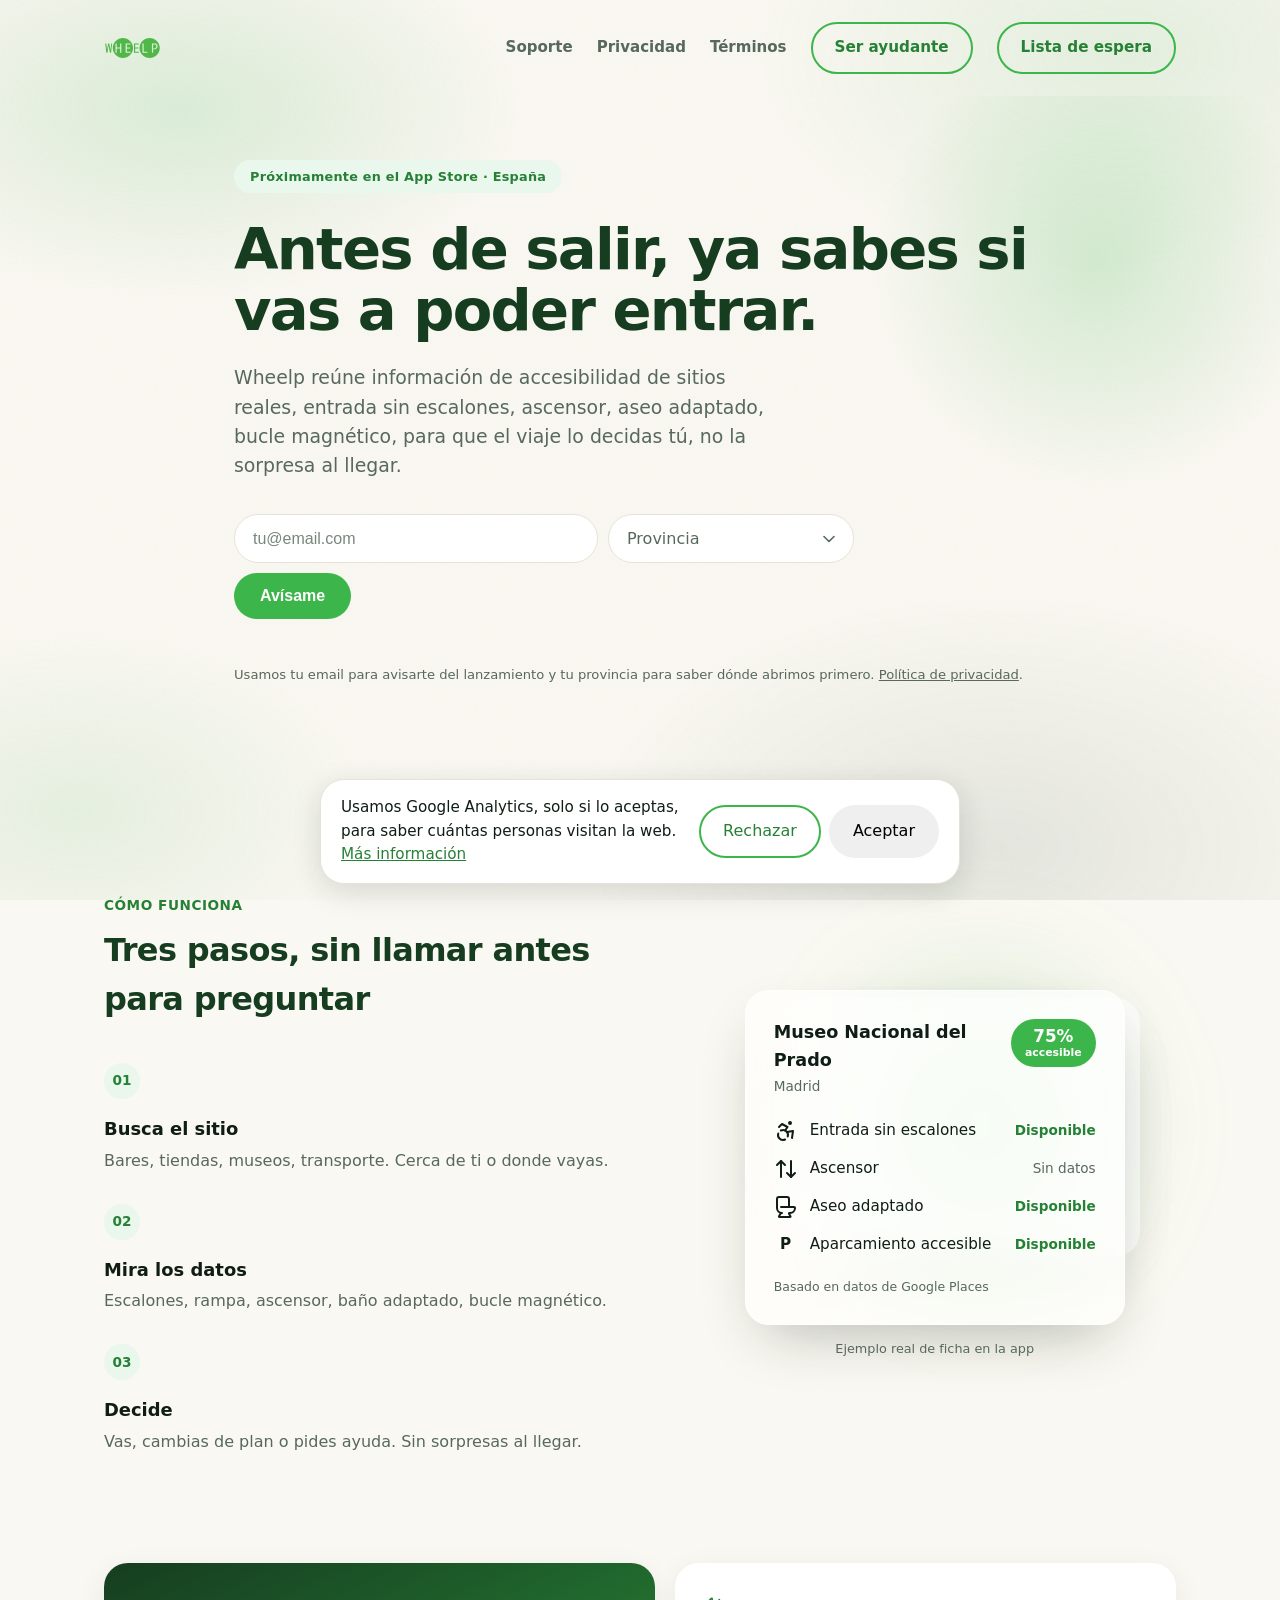
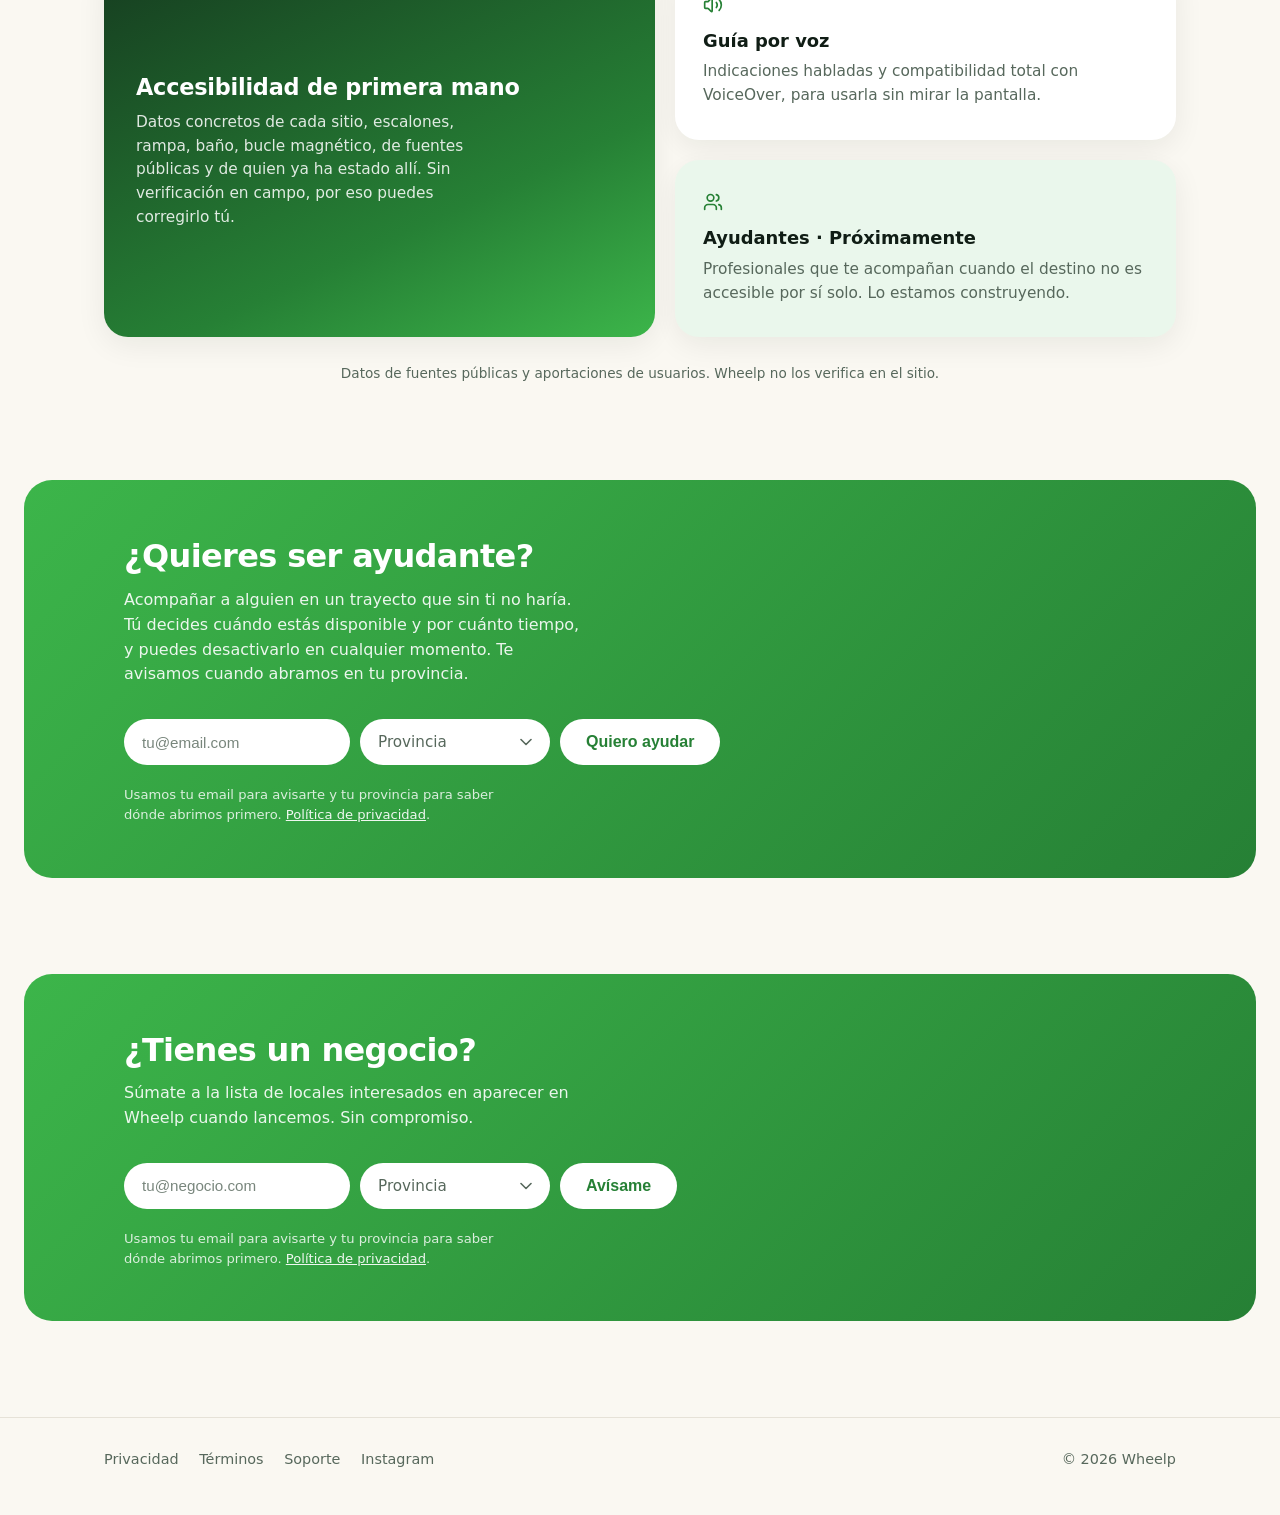
<file: index.html>
<!doctype html>
<html lang="es">
<head>
  <meta charset="utf-8">
  <meta name="viewport" content="width=device-width, initial-scale=1">
  <title>Wheelp, app de accesibilidad de lugares reales - Antes de salir, ya sabes si vas a poder entrar</title>
  <link rel="canonical" href="https://wheelp.app/">
  <meta name="description" content="Wheelp reúne información de accesibilidad de sitios reales para personas con discapacidad física, visual o auditiva. Próximamente en el App Store, en España.">
  <link rel="icon" href="img/favicon.png">
  <link rel="apple-touch-icon" href="img/apple-touch-icon.png">
  <link rel="stylesheet" href="css/style.css?v=20260901b">
</head>
<body>
  <header class="site">
    <div class="wrap">
      <img class="logo" src="img/logo.svg" alt="Wheelp">
      <nav class="site">
        <a class="navlink" href="soporte.html">Soporte</a>
        <a class="navlink" href="privacidad.html">Privacidad</a>
        <a class="navlink" href="terminos.html">Términos</a>
        <a class="pill pill-outline" href="#ayudantes">Ser ayudante</a>
        <a class="pill pill-outline" href="#waitlist">Lista de espera</a>
      </nav>
    </div>
  </header>

  <main>
    <section class="hero">
      <div class="wrap-narrow">
        <div class="hero-copy reveal" id="waitlist">
          <span class="badge">Próximamente en el App Store · España</span>
          <h1>Antes de salir, ya sabes si vas a poder entrar.</h1>
          <p class="lead">
            Wheelp reúne información de accesibilidad de sitios reales, entrada sin escalones, ascensor,
            aseo adaptado, bucle magnético, para que el viaje lo decidas tú, no la sorpresa al llegar.
          </p>

          <form id="waitlist-form" class="waitlist" novalidate>
            <label for="email" class="visually-hidden">Correo electrónico</label>
            <input id="email" name="email" type="email" placeholder="tu@email.com" required
                   autocomplete="email" aria-describedby="waitlist-note">
            <label for="provincia" class="visually-hidden">Provincia</label>
            <select id="provincia" name="province" class="provincia" required
                    aria-describedby="waitlist-note"></select>
            <button type="submit" class="pill">Avísame</button>
          </form>
          <p id="waitlist-note" class="form-note" role="status" aria-live="polite"></p>
          <p class="privacy-note">Usamos tu email para avisarte del lanzamiento y tu provincia para saber dónde abrimos primero. <a href="privacidad.html">Política de privacidad</a>.</p>
        </div>
      </div>
    </section>

    <section class="steps-section" id="como-funciona">
      <div class="wrap steps-layout">
        <div class="steps-copy reveal">
          <p class="kicker">Cómo funciona</p>
          <h2>Tres pasos, sin llamar antes para preguntar</h2>
          <div class="steps">
            <div class="step">
              <div class="num">01</div>
              <h3>Busca el sitio</h3>
              <p>Bares, tiendas, museos, transporte. Cerca de ti o donde vayas.</p>
            </div>
            <div class="step">
              <div class="num">02</div>
              <h3>Mira los datos</h3>
              <p>Escalones, rampa, ascensor, baño adaptado, bucle magnético.</p>
            </div>
            <div class="step">
              <div class="num">03</div>
              <h3>Decide</h3>
              <p>Vas, cambias de plan o pides ayuda. Sin sorpresas al llegar.</p>
            </div>
          </div>
        </div>
        <div class="steps-visual reveal">
          <figure class="hero-panel">
            <div class="ghost-card" aria-hidden="true"></div>
            <div class="card">
              <div class="card-head">
                <p class="place">Museo Nacional del Prado<span>Madrid</span></p>
                <span class="score-pill">75% <small>accesible</small></span>
              </div>
              <ul class="breakdown">
                <li>
                  <span class="item-icon" aria-hidden="true"><svg viewBox="0 0 24 24" fill="none" stroke="currentColor" stroke-width="2" stroke-linecap="round" stroke-linejoin="round"><circle cx="16" cy="4" r="1"/><path d="m18 19 1-7-6 1"/><path d="m5 8 3-3 5.5 3-2.36 3.5"/><path d="M4.24 14.5a5 5 0 0 0 6.88 6"/><path d="M13.76 17.5a5 5 0 0 0-6.88-6"/></svg></span>
                  <span class="item-label">Entrada sin escalones</span>
                  <span class="status ok">Disponible</span>
                </li>
                <li>
                  <span class="item-icon" aria-hidden="true"><svg viewBox="0 0 24 24" fill="none" stroke="currentColor" stroke-width="2" stroke-linecap="round" stroke-linejoin="round"><path d="m21 16-4 4-4-4"/><path d="M17 20V4"/><path d="m3 8 4-4 4 4"/><path d="M7 4v16"/></svg></span>
                  <span class="item-label">Ascensor</span>
                  <span class="status unknown">Sin datos</span>
                </li>
                <li>
                  <span class="item-icon" aria-hidden="true"><svg viewBox="0 0 24 24" fill="none" stroke="currentColor" stroke-width="2" stroke-linecap="round" stroke-linejoin="round"><path d="M7 12h13a1 1 0 0 1 1 1 5 5 0 0 1-5 5h-.598a.5.5 0 0 0-.424.765l1.544 2.47a.5.5 0 0 1-.424.765H5.402a.5.5 0 0 1-.424-.765L7 18"/><path d="M8 18a5 5 0 0 1-5-5V4a2 2 0 0 1 2-2h8a2 2 0 0 1 2 2v8"/></svg></span>
                  <span class="item-label">Aseo adaptado</span>
                  <span class="status ok">Disponible</span>
                </li>
                <li>
                  <span class="item-icon parking-p" aria-hidden="true">P</span>
                  <span class="item-label">Aparcamiento accesible</span>
                  <span class="status ok">Disponible</span>
                </li>
              </ul>
              <p class="card-source">Basado en datos de Google Places</p>
            </div>
            <figcaption>Ejemplo real de ficha en la app</figcaption>
          </figure>
        </div>
      </div>
    </section>

    <section class="features-section">
      <div class="wrap">
        <div class="features-grid reveal">
          <div class="feature feature-lg">
            <h3>Accesibilidad de primera mano</h3>
            <p>Datos concretos de cada sitio, escalones, rampa, baño, bucle magnético, de fuentes públicas y de quien ya ha estado allí. Sin verificación en campo, por eso puedes corregirlo tú.</p>
          </div>
          <div class="feature">
            <span class="feature-icon" aria-hidden="true"><svg viewBox="0 0 24 24" fill="none" stroke="currentColor" stroke-width="2" stroke-linecap="round" stroke-linejoin="round"><path d="M11 4.702a.705.705 0 0 0-1.203-.498L6.413 7.587A1.4 1.4 0 0 1 5.416 8H3a1 1 0 0 0-1 1v6a1 1 0 0 0 1 1h2.416a1.4 1.4 0 0 1 .997.413l3.383 3.384A.705.705 0 0 0 11 19.298z"/><path d="M16 9a5 5 0 0 1 0 6"/><path d="M19.364 18.364a9 9 0 0 0 0-12.728"/></svg></span>
            <h3>Guía por voz</h3>
            <p>Indicaciones habladas y compatibilidad total con VoiceOver, para usarla sin mirar la pantalla.</p>
          </div>
          <div class="feature feature-tint">
            <span class="feature-icon" aria-hidden="true"><svg viewBox="0 0 24 24" fill="none" stroke="currentColor" stroke-width="2" stroke-linecap="round" stroke-linejoin="round"><path d="M16 21v-2a4 4 0 0 0-4-4H6a4 4 0 0 0-4 4v2"/><circle cx="9" cy="7" r="4"/><path d="M22 21v-2a4 4 0 0 0-3-3.87"/><path d="M16 3.13a4 4 0 0 1 0 7.75"/></svg></span>
            <h3>Ayudantes · Próximamente</h3>
            <p>Profesionales que te acompañan cuando el destino no es accesible por sí solo. Lo estamos construyendo.</p>
          </div>
        </div>
        <p class="data-disclaimer">Datos de fuentes públicas y aportaciones de usuarios. Wheelp no los verifica en el sitio.</p>
      </div>
    </section>

    <section class="business-strip reveal" id="ayudantes">
      <div class="inner">
        <div>
          <h2>¿Quieres ser ayudante?</h2>
          <p>
            Acompañar a alguien en un trayecto que sin ti no haría. Tú decides
            cuándo estás disponible y por cuánto tiempo, y puedes desactivarlo en
            cualquier momento. Te avisamos cuando abramos en tu provincia.
          </p>
        </div>
        <div>
          <form id="helper-form" class="waitlist" novalidate>
            <label for="helper-email" class="visually-hidden">Tu correo electrónico</label>
            <input id="helper-email" name="email" type="email" placeholder="tu@email.com" required
                   autocomplete="email" aria-describedby="helper-note">
            <label for="helper-provincia" class="visually-hidden">Tu provincia</label>
            <select id="helper-provincia" name="province" class="provincia" required
                    aria-describedby="helper-note"></select>
            <button type="submit" class="pill pill-filled">Quiero ayudar</button>
          </form>
          <p id="helper-note" class="form-note" role="status" aria-live="polite"></p>
          <p class="privacy-note">Usamos tu email para avisarte y tu provincia para saber dónde abrimos primero. <a href="privacidad.html">Política de privacidad</a>.</p>
        </div>
      </div>
    </section>

    <section class="business-strip reveal" id="negocios">
      <div class="inner">
        <div>
          <h2>¿Tienes un negocio?</h2>
          <p>Súmate a la lista de locales interesados en aparecer en Wheelp cuando lancemos. Sin compromiso.</p>
        </div>
        <div>
          <form id="business-form" class="waitlist" novalidate>
            <label for="business-email" class="visually-hidden">Correo electrónico del negocio</label>
            <input id="business-email" name="email" type="email" placeholder="tu@negocio.com" required
                   autocomplete="email" aria-describedby="business-note">
            <label for="business-provincia" class="visually-hidden">Provincia del negocio</label>
            <select id="business-provincia" name="province" class="provincia" required
                    aria-describedby="business-note"></select>
            <button type="submit" class="pill pill-filled">Avísame</button>
          </form>
          <p id="business-note" class="form-note" role="status" aria-live="polite"></p>
          <p class="privacy-note">Usamos tu email para avisarte y tu provincia para saber dónde abrimos primero. <a href="privacidad.html">Política de privacidad</a>.</p>
        </div>
      </div>
    </section>
  </main>

  <footer class="site">
    <div class="wrap">
      <div>
        <a href="privacidad.html">Privacidad</a>
        <a href="terminos.html">Términos</a>
        <a href="soporte.html">Soporte</a>
        <a href="https://instagram.com/wheelp.app" target="_blank" rel="noopener">Instagram</a>
      </div>
      <div>&copy; <span id="year"></span> Wheelp</div>
    </div>
  </footer>

  <script>
    document.getElementById('year').textContent = new Date().getFullYear();

    const SUPABASE_URL = 'https://olkvvidnnurjzwlgsuic.supabase.co';
    const SUPABASE_KEY = 'sb_publishable_FfpFgHehdrBA0OO9DR1PpQ_jC1jTE0u';

    // Las 52 provincias, en una sola lista. Se rellenan por JS porque el
    // formulario ya depende de JS para enviarse: duplicar 52 opciones en tres
    // sitios del HTML es la vía rápida a que se desincronicen.
    const PROVINCIAS = [
      'A Coruña','Álava','Albacete','Alicante','Almería','Asturias','Ávila','Badajoz',
      'Baleares','Barcelona','Burgos','Cáceres','Cádiz','Cantabria','Castellón','Ceuta',
      'Ciudad Real','Córdoba','Cuenca','Girona','Granada','Guadalajara','Guipúzcoa','Huelva',
      'Huesca','Jaén','La Rioja','Las Palmas','León','Lleida','Lugo','Madrid','Málaga',
      'Melilla','Murcia','Navarra','Ourense','Palencia','Pontevedra','Salamanca',
      'Santa Cruz de Tenerife','Segovia','Sevilla','Soria','Tarragona','Teruel','Toledo',
      'Valencia','Valladolid','Vizcaya','Zamora','Zaragoza'
    ];

    document.querySelectorAll('select.provincia').forEach((select) => {
      const vacia = new Option('Provincia', '');
      vacia.disabled = true;
      vacia.selected = true;
      select.add(vacia);
      PROVINCIAS.forEach((nombre) => select.add(new Option(nombre, nombre)));
    });

    function wireWaitlistForm(formId, noteId, audience) {
      const form = document.getElementById(formId);
      const note = document.getElementById(noteId);
      const button = form.querySelector('button');
      const input = form.querySelector('input[type="email"]');

      form.addEventListener('submit', async (e) => {
        e.preventDefault();
        const email = input.value.trim();
        const province = form.querySelector('select.provincia')?.value || null;
        if (!email) return;
        if (!province) {
          note.textContent = 'Elige tu provincia: solo abrimos donde haya ayudantes cerca.';
          note.className = 'form-note err';
          return;
        }

        button.disabled = true;
        note.textContent = 'Enviando…';
        note.className = 'form-note';

        try {
          const res = await fetch(`${SUPABASE_URL}/rest/v1/website_waitlist`, {
            method: 'POST',
            headers: {
              'Content-Type': 'application/json',
              'apikey': SUPABASE_KEY,
              'Authorization': `Bearer ${SUPABASE_KEY}`,
              'Prefer': 'return=minimal'
            },
            body: JSON.stringify({ email, audience, province })
          });

          if (res.ok) {
            note.textContent = '¡Listo! Te avisamos en cuanto salga.';
            note.className = 'form-note ok';
            form.reset();
          } else if (res.status === 409) {
            note.textContent = 'Ese email ya está en la lista.';
            note.className = 'form-note ok';
            form.reset();
          } else {
            throw new Error('request failed');
          }
        } catch (err) {
          note.textContent = 'Algo ha fallado. Prueba de nuevo en un momento.';
          note.className = 'form-note err';
        } finally {
          button.disabled = false;
        }
      });
    }

    wireWaitlistForm('waitlist-form', 'waitlist-note', 'user');
    wireWaitlistForm('helper-form', 'helper-note', 'helper');
    wireWaitlistForm('business-form', 'business-note', 'business');

    if (!window.matchMedia('(prefers-reduced-motion: reduce)').matches && 'IntersectionObserver' in window) {
      const observer = new IntersectionObserver((entries) => {
        entries.forEach((entry) => {
          if (entry.isIntersecting) {
            entry.target.classList.add('in-view');
            observer.unobserve(entry.target);
          }
        });
      }, { threshold: 0.15 });
      document.querySelectorAll('.reveal').forEach((el) => {
        el.classList.add('pre-reveal');
        observer.observe(el);
      });
      // Safety net: never leave content hidden if the observer fails to fire for any reason.
      setTimeout(() => {
        document.querySelectorAll('.reveal').forEach((el) => el.classList.add('in-view'));
      }, 2500);
    }
  </script>
  <script src="js/consent.js"></script>
</body>
</html>
</file>
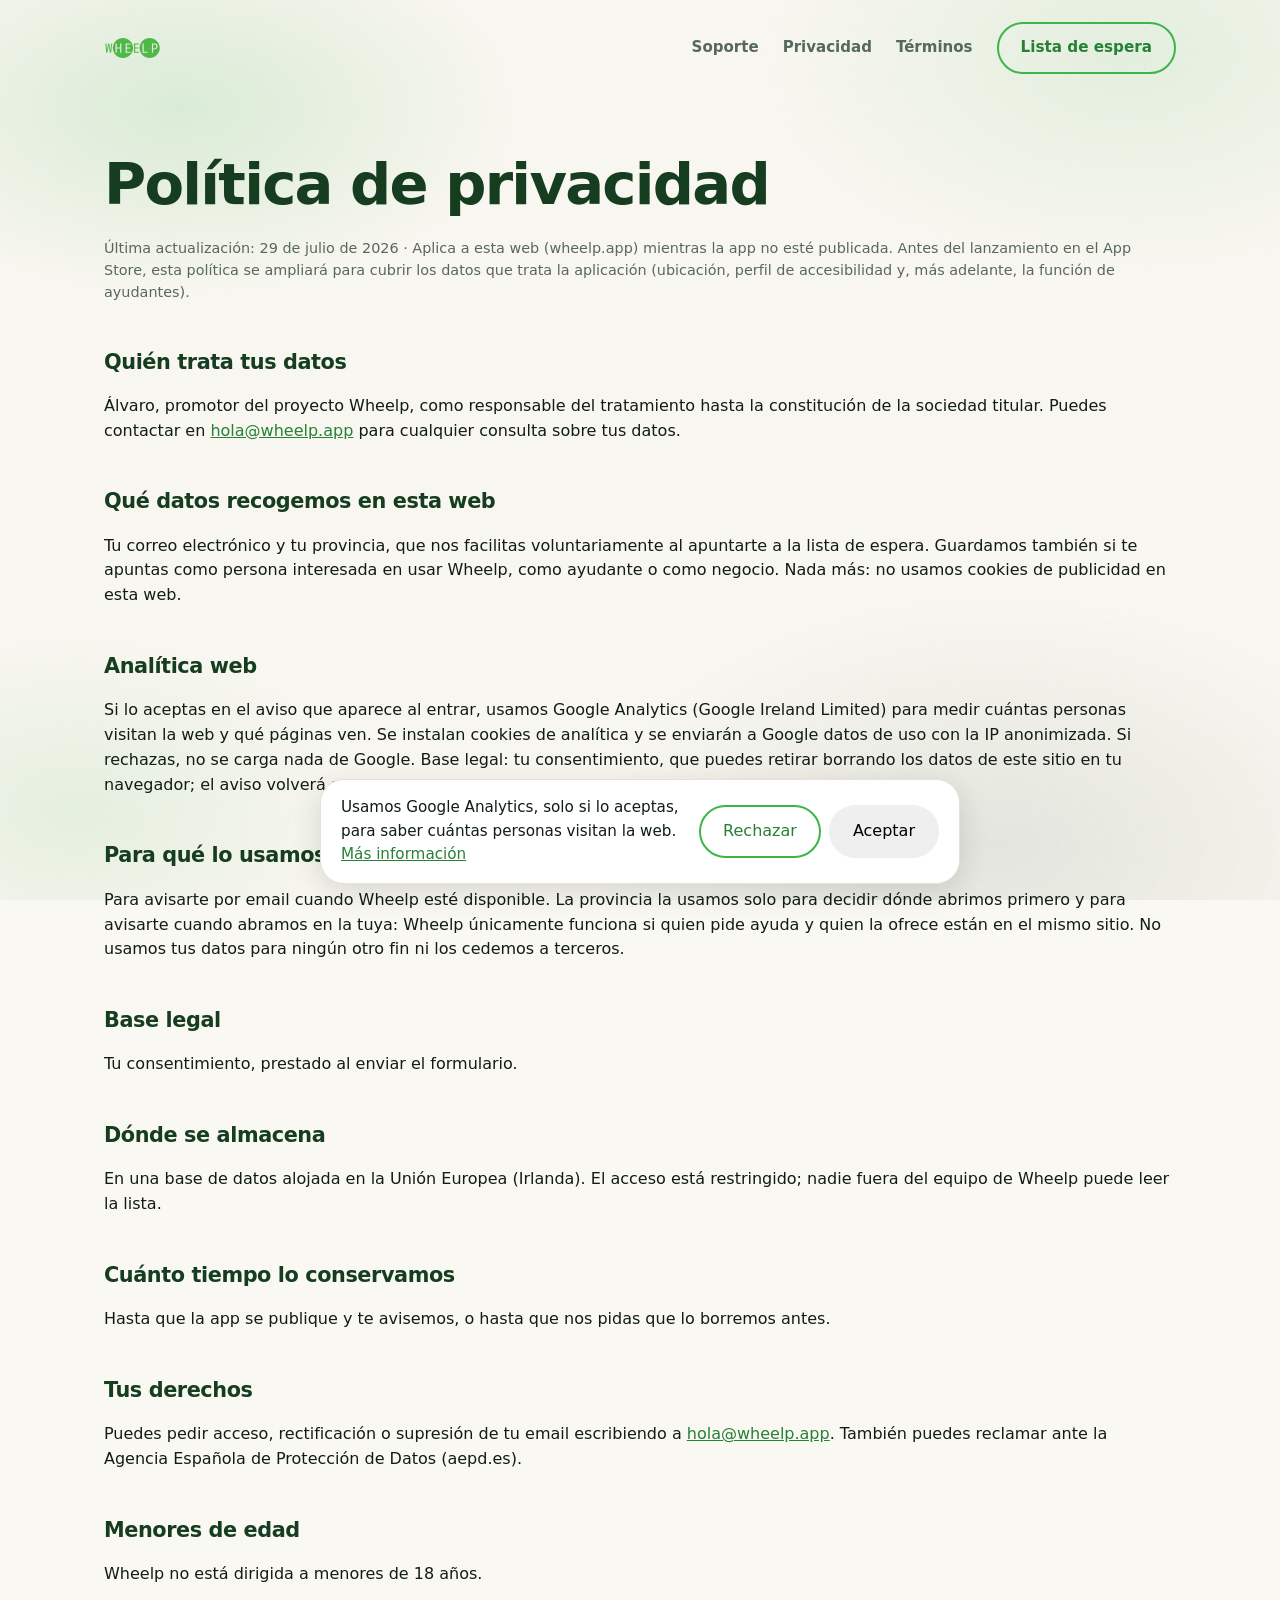
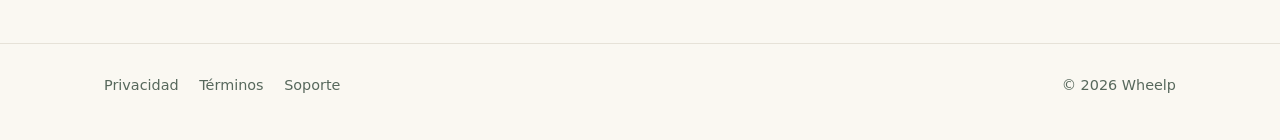
<file: privacidad.html>
<!doctype html>
<html lang="es">
<head>
  <meta charset="utf-8">
  <meta name="viewport" content="width=device-width, initial-scale=1">
  <title>Privacidad - Wheelp, accesibilidad de lugares reales para personas con discapacidad</title>
  <link rel="canonical" href="https://wheelp.app/privacidad.html">
  <link rel="icon" href="img/favicon.png">
  <link rel="apple-touch-icon" href="img/apple-touch-icon.png">
  <link rel="stylesheet" href="css/style.css?v=20260901b">
</head>
<body>
  <header class="site">
    <div class="wrap">
      <a href="/"><img class="logo" src="img/logo.svg" alt="Wheelp"></a>
      <nav class="site">
        <a class="navlink" href="soporte.html">Soporte</a>
        <a class="navlink" href="privacidad.html">Privacidad</a>
        <a class="navlink" href="terminos.html">Términos</a>
        <a class="pill pill-outline" href="/#waitlist">Lista de espera</a>
      </nav>
    </div>
  </header>

  <main class="legal-main">
    <div class="wrap legal">
      <h1>Política de privacidad</h1>
      <p class="updated">Última actualización: 29 de julio de 2026 · Aplica a esta web (wheelp.app) mientras la app no esté publicada. Antes del lanzamiento en el App Store, esta política se ampliará para cubrir los datos que trata la aplicación (ubicación, perfil de accesibilidad y, más adelante, la función de ayudantes).</p>

      <h2>Quién trata tus datos</h2>
      <p>Álvaro, promotor del proyecto Wheelp, como responsable del tratamiento hasta la constitución de la sociedad titular. Puedes contactar en <a href="mailto:hola@wheelp.app">hola@wheelp.app</a> para cualquier consulta sobre tus datos.</p>

      <h2>Qué datos recogemos en esta web</h2>
      <p>Tu correo electrónico y tu provincia, que nos facilitas voluntariamente al apuntarte a la lista de espera. Guardamos también si te apuntas como persona interesada en usar Wheelp, como ayudante o como negocio. Nada más: no usamos cookies de publicidad en esta web.</p>

      <h2 id="analitica">Analítica web</h2>
      <p>Si lo aceptas en el aviso que aparece al entrar, usamos Google Analytics (Google Ireland Limited) para medir cuántas personas visitan la web y qué páginas ven. Se instalan cookies de analítica y se enviarán a Google datos de uso con la IP anonimizada. Si rechazas, no se carga nada de Google. Base legal: tu consentimiento, que puedes retirar borrando los datos de este sitio en tu navegador; el aviso volverá a aparecer.</p>

      <h2>Para qué lo usamos</h2>
      <p>Para avisarte por email cuando Wheelp esté disponible. La provincia la usamos solo para decidir dónde abrimos primero y para avisarte cuando abramos en la tuya: Wheelp únicamente funciona si quien pide ayuda y quien la ofrece están en el mismo sitio. No usamos tus datos para ningún otro fin ni los cedemos a terceros.</p>

      <h2>Base legal</h2>
      <p>Tu consentimiento, prestado al enviar el formulario.</p>

      <h2>Dónde se almacena</h2>
      <p>En una base de datos alojada en la Unión Europea (Irlanda). El acceso está restringido; nadie fuera del equipo de Wheelp puede leer la lista.</p>

      <h2>Cuánto tiempo lo conservamos</h2>
      <p>Hasta que la app se publique y te avisemos, o hasta que nos pidas que lo borremos antes.</p>

      <h2>Tus derechos</h2>
      <p>Puedes pedir acceso, rectificación o supresión de tu email escribiendo a <a href="mailto:hola@wheelp.app">hola@wheelp.app</a>. También puedes reclamar ante la Agencia Española de Protección de Datos (aepd.es).</p>

      <h2>Menores de edad</h2>
      <p>Wheelp no está dirigida a menores de 18 años.</p>
    </div>
  </main>

  <footer class="site">
    <div class="wrap">
      <div>
        <a href="privacidad.html">Privacidad</a>
        <a href="terminos.html">Términos</a>
        <a href="soporte.html">Soporte</a>
      </div>
      <div>&copy; <span id="year"></span> Wheelp</div>
    </div>
  </footer>
  <script>document.getElementById('year').textContent = new Date().getFullYear();</script>
  <script src="js/consent.js"></script>
</body>
</html>
</file>
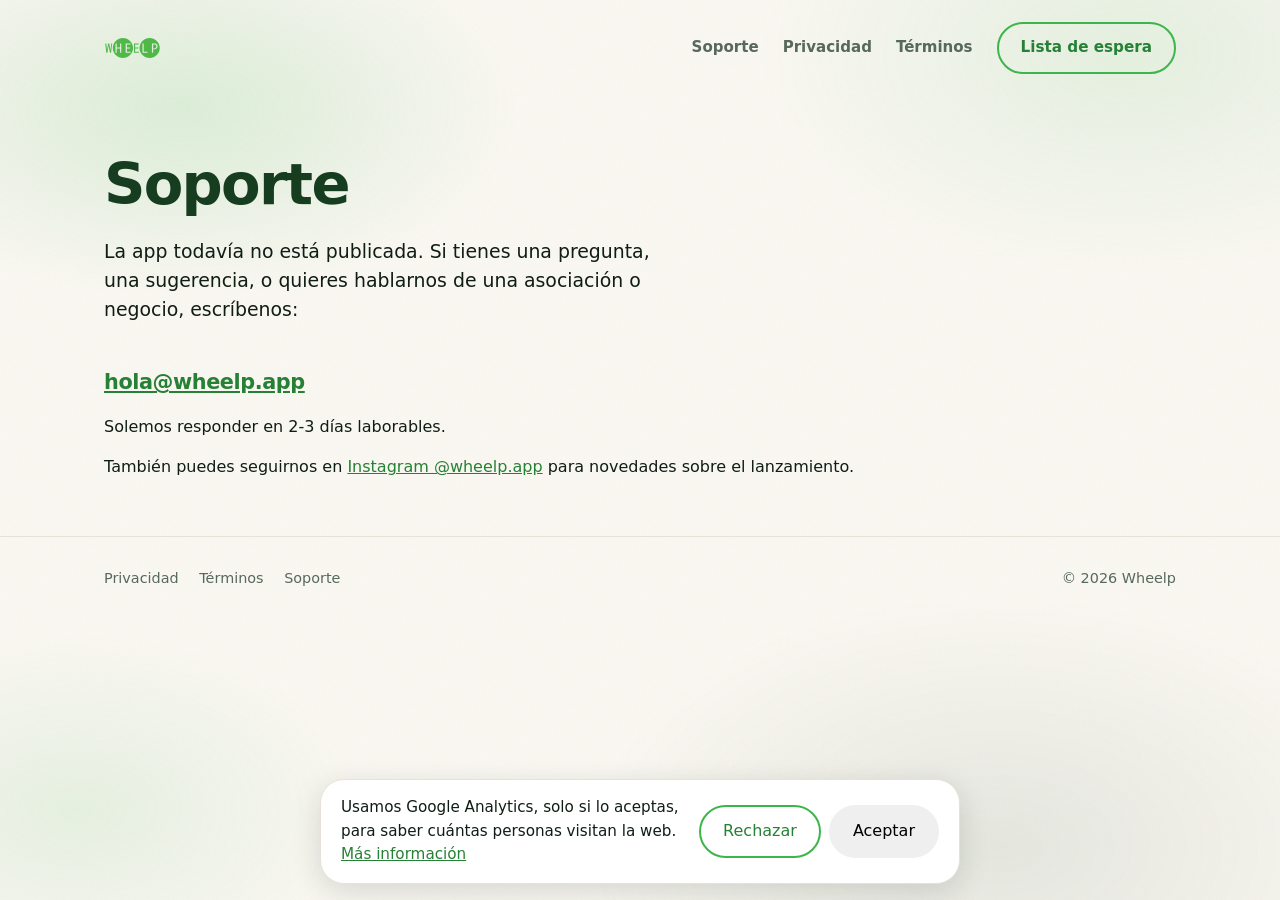
<file: soporte.html>
<!doctype html>
<html lang="es">
<head>
  <meta charset="utf-8">
  <meta name="viewport" content="width=device-width, initial-scale=1">
  <title>Soporte - Wheelp, app de accesibilidad para personas con discapacidad</title>
  <link rel="canonical" href="https://wheelp.app/soporte.html">
  <link rel="icon" href="img/favicon.png">
  <link rel="apple-touch-icon" href="img/apple-touch-icon.png">
  <link rel="stylesheet" href="css/style.css?v=20260901b">
</head>
<body>
  <header class="site">
    <div class="wrap">
      <a href="/"><img class="logo" src="img/logo.svg" alt="Wheelp"></a>
      <nav class="site">
        <a class="navlink" href="soporte.html">Soporte</a>
        <a class="navlink" href="privacidad.html">Privacidad</a>
        <a class="navlink" href="terminos.html">Términos</a>
        <a class="pill pill-outline" href="/#waitlist">Lista de espera</a>
      </nav>
    </div>
  </header>

  <main class="legal-main">
    <div class="wrap legal">
      <h1>Soporte</h1>
      <p class="lead">La app todavía no está publicada. Si tienes una pregunta, una sugerencia, o quieres hablarnos de una asociación o negocio, escríbenos:</p>
      <h2><a href="mailto:hola@wheelp.app">hola@wheelp.app</a></h2>
      <p>Solemos responder en 2-3 días laborables.</p>
      <p>También puedes seguirnos en <a href="https://instagram.com/wheelp.app" target="_blank" rel="noopener">Instagram @wheelp.app</a> para novedades sobre el lanzamiento.</p>
    </div>
  </main>

  <footer class="site">
    <div class="wrap">
      <div>
        <a href="privacidad.html">Privacidad</a>
        <a href="terminos.html">Términos</a>
        <a href="soporte.html">Soporte</a>
      </div>
      <div>&copy; <span id="year"></span> Wheelp</div>
    </div>
  </footer>
  <script>document.getElementById('year').textContent = new Date().getFullYear();</script>
  <script src="js/consent.js"></script>
</body>
</html>
</file>
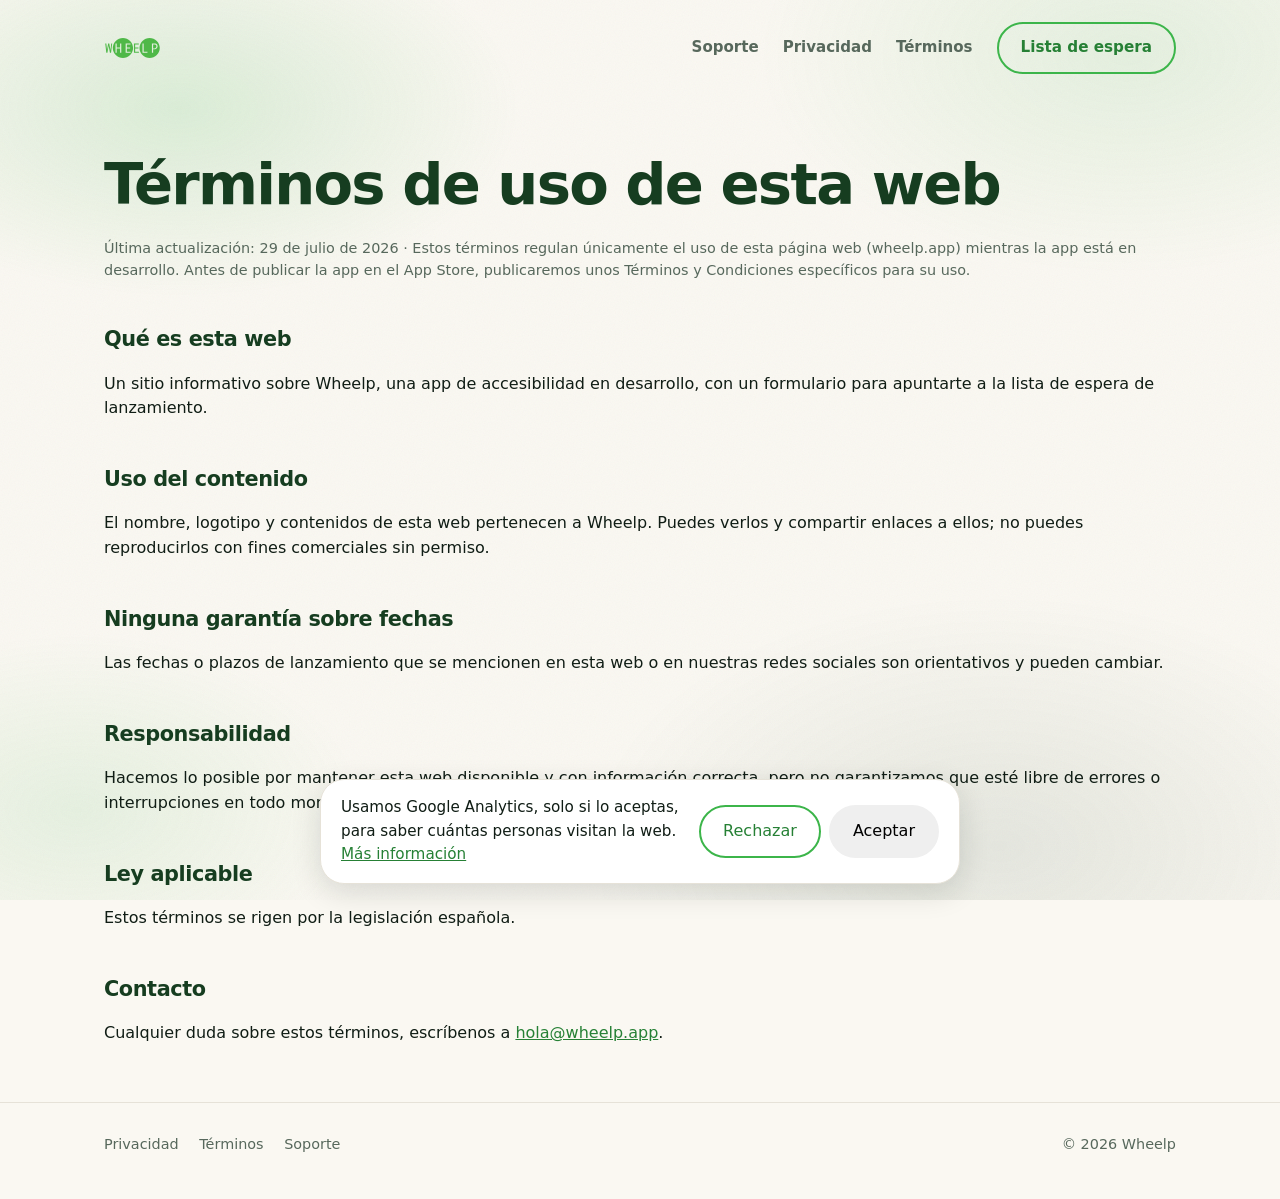
<file: terminos.html>
<!doctype html>
<html lang="es">
<head>
  <meta charset="utf-8">
  <meta name="viewport" content="width=device-width, initial-scale=1">
  <title>Términos - Wheelp, app de accesibilidad para personas con discapacidad</title>
  <link rel="canonical" href="https://wheelp.app/terminos.html">
  <link rel="icon" href="img/favicon.png">
  <link rel="apple-touch-icon" href="img/apple-touch-icon.png">
  <link rel="stylesheet" href="css/style.css?v=20260901b">
</head>
<body>
  <header class="site">
    <div class="wrap">
      <a href="/"><img class="logo" src="img/logo.svg" alt="Wheelp"></a>
      <nav class="site">
        <a class="navlink" href="soporte.html">Soporte</a>
        <a class="navlink" href="privacidad.html">Privacidad</a>
        <a class="navlink" href="terminos.html">Términos</a>
        <a class="pill pill-outline" href="/#waitlist">Lista de espera</a>
      </nav>
    </div>
  </header>

  <main class="legal-main">
    <div class="wrap legal">
      <h1>Términos de uso de esta web</h1>
      <p class="updated">Última actualización: 29 de julio de 2026 · Estos términos regulan únicamente el uso de esta página web (wheelp.app) mientras la app está en desarrollo. Antes de publicar la app en el App Store, publicaremos unos Términos y Condiciones específicos para su uso.</p>

      <h2>Qué es esta web</h2>
      <p>Un sitio informativo sobre Wheelp, una app de accesibilidad en desarrollo, con un formulario para apuntarte a la lista de espera de lanzamiento.</p>

      <h2>Uso del contenido</h2>
      <p>El nombre, logotipo y contenidos de esta web pertenecen a Wheelp. Puedes verlos y compartir enlaces a ellos; no puedes reproducirlos con fines comerciales sin permiso.</p>

      <h2>Ninguna garantía sobre fechas</h2>
      <p>Las fechas o plazos de lanzamiento que se mencionen en esta web o en nuestras redes sociales son orientativos y pueden cambiar.</p>

      <h2>Responsabilidad</h2>
      <p>Hacemos lo posible por mantener esta web disponible y con información correcta, pero no garantizamos que esté libre de errores o interrupciones en todo momento.</p>

      <h2>Ley aplicable</h2>
      <p>Estos términos se rigen por la legislación española.</p>

      <h2>Contacto</h2>
      <p>Cualquier duda sobre estos términos, escríbenos a <a href="mailto:hola@wheelp.app">hola@wheelp.app</a>.</p>
    </div>
  </main>

  <footer class="site">
    <div class="wrap">
      <div>
        <a href="privacidad.html">Privacidad</a>
        <a href="terminos.html">Términos</a>
        <a href="soporte.html">Soporte</a>
      </div>
      <div>&copy; <span id="year"></span> Wheelp</div>
    </div>
  </footer>
  <script>document.getElementById('year').textContent = new Date().getFullYear();</script>
  <script src="js/consent.js"></script>
</body>
</html>
</file>
<file: css/style.css>
:root {
  --green: #3cb54a;
  --green-dark: #268035;
  --green-tint: #eaf7ec;
  --green-deep: #163d20;
  --paper: #faf8f2;
  --surface: #ffffff;
  --ink: #101d15;
  --ink-soft: #57685c;
  --line: #e6e2d8;
  --glass: rgba(255, 255, 255, 0.68);
  --blur: saturate(180%) blur(20px);
  --r-card: 24px;
  --r-pill: 999px;
  --shadow-soft: 0 20px 60px -24px rgba(16, 29, 21, 0.22);
  --error: #a3302a;
}

/* Dark mode: page-text tokens only. Fixed brand-gradient surfaces (business
   strip, feature-lg tile) stay hardcoded and are intentionally untouched here,
   since they're opaque colored surfaces with white text in both themes. */
@media (prefers-color-scheme: dark) {
  :root {
    --green-dark: #6bcf80;
    --green-tint: rgba(60, 181, 74, 0.16);
    --green-deep: #8fe6a1;
    --paper: #101a13;
    --surface: #1a251d;
    --ink: #eef4ef;
    --ink-soft: #9fb3a4;
    --line: #2a362c;
    --glass: rgba(20, 30, 24, 0.72);
    --shadow-soft: 0 20px 60px -24px rgba(0, 0, 0, 0.5);
    --error: #ff6b60;
  }
}

* { box-sizing: border-box; }
html { scroll-behavior: smooth; }

body {
  margin: 0;
  font-family: -apple-system, BlinkMacSystemFont, "SF Pro Text", "Segoe UI", system-ui, sans-serif;
  color: var(--ink);
  background: var(--paper);
  line-height: 1.55;
  -webkit-font-smoothing: antialiased;
  isolation: isolate;
}

/* Mesh background: layered brand-green glows, static, fixed behind all content */
body::before {
  content: "";
  position: fixed;
  inset: 0;
  z-index: -2;
  pointer-events: none;
  background:
    radial-gradient(38% 30% at 14% 12%, rgba(60, 181, 74, 0.16), transparent 70%),
    radial-gradient(40% 34% at 88% 6%, rgba(60, 181, 74, 0.11), transparent 72%),
    radial-gradient(46% 40% at 78% 94%, rgba(22, 61, 32, 0.09), transparent 70%),
    radial-gradient(32% 28% at 6% 90%, rgba(60, 181, 74, 0.10), transparent 70%);
}

/* Fine grain texture, static, for tactile depth over the flat paper tone */
body::after {
  content: "";
  position: fixed;
  inset: 0;
  z-index: -1;
  pointer-events: none;
  opacity: 0.05;
  background-image: url("data:image/svg+xml;utf8,<svg xmlns='http://www.w3.org/2000/svg' width='160' height='160'><filter id='n'><feTurbulence type='fractalNoise' baseFrequency='0.85' numOctaves='2' stitchTiles='stitch'/></filter><rect width='100%25' height='100%25' filter='url(%23n)'/></svg>");
  background-size: 160px 160px;
}

a { color: var(--green-dark); }
a:focus-visible, button:focus-visible, input:focus-visible {
  outline: 3px solid var(--green);
  outline-offset: 3px;
}

@media (prefers-reduced-motion: reduce) {
  html { scroll-behavior: auto; }
  * { animation-duration: 0.01ms !important; transition-duration: 0.01ms !important; }
}

.wrap {
  max-width: 1120px;
  margin: 0 auto;
  padding: 0 24px;
}
.wrap-narrow {
  max-width: 720px;
  margin: 0 auto;
  padding: 0 24px;
}

/* Scroll-reveal (progressive enhancement: visible by default, JS opts an element into the
   pre-hidden state right before observing it, so content stays visible if JS never runs) */
.reveal.pre-reveal {
  opacity: 0;
  transform: translateY(18px);
  transition: opacity 0.7s cubic-bezier(0.16, 1, 0.3, 1), transform 0.7s cubic-bezier(0.16, 1, 0.3, 1);
}
.reveal.pre-reveal.in-view { opacity: 1; transform: none; }
@media (prefers-reduced-motion: reduce) {
  .reveal.pre-reveal { opacity: 1; transform: none; transition: none; }
}

/* Nav */
header.site {
  padding: 22px 0;
  position: relative;
  z-index: 10;
}
header.site .wrap {
  display: flex;
  align-items: center;
  justify-content: space-between;
  gap: 16px;
  flex-wrap: wrap;
}
header.site img.logo { height: 40px; width: auto; display: block; }
nav.site {
  display: flex;
  align-items: center;
  flex-wrap: wrap;
  gap: 14px 24px;
}
nav.site a.navlink {
  text-decoration: none;
  color: var(--ink-soft);
  font-size: 0.94rem;
  font-weight: 550;
}
nav.site a.navlink:hover { color: var(--green-dark); }

/* Pills */
.pill {
  display: inline-flex;
  align-items: center;
  justify-content: center;
  border-radius: var(--r-pill);
  font-weight: 650;
  font-size: 0.95rem;
  padding: 12px 22px;
  text-decoration: none;
  white-space: nowrap;
  border: 2px solid transparent;
  cursor: pointer;
  transition: transform 0.15s ease, background 0.15s ease, opacity 0.15s ease;
}
.pill:hover { transform: translateY(-1px); }
.pill:active { transform: scale(0.97); }
.pill-filled { background: var(--green); color: white; }
.pill-filled:hover { background: var(--green-dark); }
.pill-outline { background: transparent; color: var(--green-dark); border-color: var(--green); }
.pill-outline:hover { background: var(--green-tint); }

/* Hero */
.hero {
  position: relative;
  overflow: hidden;
  padding: 64px 0 108px;
}
.hero::before {
  content: "";
  position: absolute;
  inset: -20% -10% auto auto;
  width: 620px;
  height: 620px;
  border-radius: 50%;
  background: radial-gradient(closest-side, rgba(60, 181, 74, 0.20), transparent 72%);
  pointer-events: none;
}
.hero .wrap-narrow { position: relative; max-width: 860px; }

.badge {
  display: inline-block;
  font-size: 0.8rem;
  font-weight: 650;
  letter-spacing: 0.02em;
  color: var(--green-dark);
  background: var(--green-tint);
  border-radius: var(--r-pill);
  padding: 7px 16px;
  margin-bottom: 26px;
}

h1 {
  font-size: clamp(2.5rem, 5.4vw, 3.6rem);
  font-weight: 800;
  line-height: 1.06;
  letter-spacing: -0.03em;
  color: var(--green-deep);
  margin: 0 0 22px;
}

.lead {
  font-size: 1.18rem;
  color: var(--ink-soft);
  max-width: 46ch;
  margin: 0 0 34px;
}

h2 { font-size: clamp(1.6rem, 3vw, 2rem); font-weight: 750; letter-spacing: -0.02em; color: var(--green-deep); margin: 0 0 10px; }
h3 { font-size: 1.12rem; font-weight: 700; margin: 0 0 6px; }

.waitlist {
  display: flex;
  gap: 10px;
  flex-wrap: wrap;
  /* 480px daba para email + botón; con el selector de provincia el botón caía
     a la línea siguiente. */
  max-width: 620px;
}
.waitlist input[type="email"] {
  flex: 1 1 200px;
  padding: 14px 18px;
  border: 1px solid var(--line);
  border-radius: var(--r-pill);
  font-size: 1rem;
  background: var(--surface);
  color: var(--ink);
}
.waitlist input[type="email"]::placeholder { color: var(--ink-soft); opacity: 0.8; }
.waitlist select.provincia {
  /* Mismo padding, tipo y borde que el input de email: la única forma de que
     los dos campos midan exactamente lo mismo de alto es que compartan la
     caja, no aproximarla a ojo. */
  flex: 0 1 190px;
  padding: 14px 44px 14px 18px;   /* hueco a la derecha para la flecha */
  border: 1px solid var(--line);
  border-radius: var(--r-pill);
  font-size: 1rem;
  font-family: inherit;
  line-height: normal;
  background-color: var(--surface);
  color: var(--ink);
  cursor: pointer;
  /* Sin esto el navegador impone su propio aspecto de select y se come el
     border-radius: es lo que hacía que la caja saliera cuadrada al lado de un
     campo con forma de píldora. */
  -webkit-appearance: none;
  appearance: none;
  background-image: url("data:image/svg+xml,%3Csvg xmlns='http://www.w3.org/2000/svg' width='12' height='8' viewBox='0 0 12 8' fill='none'%3E%3Cpath d='M1 1.5 6 6.5l5-5' stroke='%2357685c' stroke-width='1.6' stroke-linecap='round' stroke-linejoin='round'/%3E%3C/svg%3E");
  background-repeat: no-repeat;
  background-position: right 18px center;
}
/* La flecha va en un SVG incrustado, así que no hereda el color: en oscuro hay
   que cambiarla a mano o desaparece contra el fondo. */
@media (prefers-color-scheme: dark) {
  .waitlist select.provincia {
    background-image: url("data:image/svg+xml,%3Csvg xmlns='http://www.w3.org/2000/svg' width='12' height='8' viewBox='0 0 12 8' fill='none'%3E%3Cpath d='M1 1.5 6 6.5l5-5' stroke='%239fb3a4' stroke-width='1.6' stroke-linecap='round' stroke-linejoin='round'/%3E%3C/svg%3E");
  }
}
/* La opción "Provincia" es un marcador, no un valor: se distingue del texto
   real para que no parezca ya elegida. */
.waitlist select.provincia:invalid { color: var(--ink-soft); }

.waitlist button {
  padding: 14px 26px;
  border: none;
  border-radius: var(--r-pill);
  background: var(--green);
  color: white;
  font-size: 1rem;
  font-weight: 650;
  cursor: pointer;
}
.waitlist button:hover { background: #268035; }
.waitlist button:disabled { opacity: 0.6; cursor: default; }

.form-note {
  margin-top: 12px;
  font-size: 0.88rem;
  color: var(--ink-soft);
  min-height: 1.4em;
}
.form-note.ok { color: var(--green-dark); font-weight: 650; }
.form-note.err { color: var(--error); font-weight: 650; }
.privacy-note { font-size: 0.82rem; color: var(--ink-soft); margin-top: 10px; }
.privacy-note a { color: var(--ink-soft); text-decoration: underline; }

.steps-visual { position: relative; display: flex; justify-content: center; }

.hero-panel { position: relative; margin: 0; width: 100%; max-width: 380px; }
.hero-panel::before {
  content: "";
  position: absolute;
  inset: -18% -12%;
  z-index: 0;
  background: radial-gradient(60% 60% at 60% 40%, rgba(60, 181, 74, 0.26), transparent 70%);
  filter: blur(40px);
}
.ghost-card {
  position: absolute;
  z-index: 1;
  inset: 8% -4% auto 10%;
  height: 70%;
  border-radius: var(--r-card);
  background: var(--surface);
  opacity: 0.55;
  box-shadow: var(--shadow-soft);
  transform: translateY(-22px);
}
.hero-panel .card {
  position: relative;
  z-index: 2;
  border-radius: var(--r-card);
  padding: 28px;
  background: var(--glass);
  backdrop-filter: var(--blur);
  -webkit-backdrop-filter: var(--blur);
  border: 1px solid rgba(255, 255, 255, 0.7);
  box-shadow: 0 24px 60px -20px rgba(16, 29, 21, 0.3);
}
.card-head { display: flex; align-items: flex-start; justify-content: space-between; gap: 14px; margin-bottom: 22px; }
.place { font-weight: 650; font-size: 1.1rem; color: var(--ink); margin: 0; }
.place span { display: block; font-weight: 450; font-size: 0.85rem; color: var(--ink-soft); margin-top: 2px; }

.score-pill {
  flex: 0 0 auto;
  display: inline-flex;
  flex-direction: column;
  align-items: center;
  line-height: 1.15;
  background: var(--green);
  color: white;
  font-size: 1.05rem;
  font-weight: 700;
  border-radius: var(--r-card);
  padding: 8px 14px;
}
.score-pill small { font-size: 0.68rem; font-weight: 650; text-transform: none; }

.breakdown { list-style: none; margin: 0; padding: 0; display: grid; gap: 14px; }
.breakdown li { display: flex; align-items: center; gap: 12px; font-size: 0.95rem; color: var(--ink); }
.item-icon {
  flex: 0 0 24px;
  width: 24px;
  height: 24px;
  color: var(--ink);
}
.item-icon svg { width: 100%; height: 100%; }
.item-icon.parking-p {
  display: grid;
  place-items: center;
  font-weight: 700;
  font-size: 0.95rem;
}
.item-label { flex: 1 1 auto; }
.status { flex: 0 0 auto; font-size: 0.85rem; font-weight: 650; }
.status.ok { color: var(--green-dark); }
.status.unknown { color: var(--ink-soft); font-weight: 500; }

.card-source { margin: 20px 0 0; font-size: 0.78rem; color: var(--ink-soft); }

.hero-panel figcaption { position: relative; z-index: 2; text-align: center; margin-top: 14px; font-size: 0.8rem; color: var(--ink-soft); }

.visually-hidden {
  position: absolute;
  width: 1px; height: 1px;
  overflow: hidden;
  clip: rect(0 0 0 0);
  white-space: nowrap;
}

/* Steps */
.steps-section { padding: 88px 0; }
.steps-section .kicker {
  color: var(--green-dark);
  font-weight: 700;
  font-size: 0.85rem;
  letter-spacing: 0.04em;
  text-transform: uppercase;
  margin: 0 0 10px;
}
.steps-layout {
  display: grid;
  grid-template-columns: 1fr;
  gap: 44px;
  align-items: center;
}
@media (min-width: 860px) {
  .steps-layout { grid-template-columns: 1.05fr 0.95fr; gap: 56px; }
}

.steps {
  display: grid;
  grid-template-columns: 1fr;
  gap: 30px;
  margin-top: 38px;
}
.step .num {
  font-size: 0.85rem;
  font-weight: 700;
  color: var(--green-dark);
  background: var(--green-tint);
  border-radius: var(--r-pill);
  width: 36px; height: 36px;
  display: flex; align-items: center; justify-content: center;
  margin-bottom: 16px;
}
.step p { color: var(--ink-soft); margin: 0; }

/* Feature bento */
.features-section { padding: 20px 0 96px; }
.features-grid {
  display: grid;
  grid-template-columns: 1fr;
  gap: 20px;
}
@media (min-width: 760px) {
  .features-grid {
    grid-template-columns: 1.1fr 1fr;
    grid-template-rows: repeat(2, auto);
  }
  .feature-lg { grid-row: span 2; }
}
.feature {
  border-radius: var(--r-card);
  padding: 32px 28px;
  background: var(--surface);
  box-shadow: 0 8px 30px rgba(16, 29, 21, 0.07);
}
.feature p { color: var(--ink-soft); margin: 0; font-size: 0.96rem; }
.feature-icon {
  display: inline-block;
  width: 20px;
  height: 20px;
  color: var(--green-dark);
  margin-bottom: 12px;
}
.feature-icon svg { width: 100%; height: 100%; }
.feature-tint {
  background: var(--green-tint);
}
.feature-tint .feature-icon { color: var(--green-dark); }
/* Fixed brand surface: always this dark-green gradient with white text, in both themes */
.feature-lg {
  background: linear-gradient(155deg, #163d20, #268035 65%, #3cb54a);
  color: white;
  display: flex;
  flex-direction: column;
  justify-content: center;
  padding: 40px 32px;
}
.feature-lg h3 { color: white; font-size: 1.4rem; letter-spacing: -0.01em; }
.feature-lg p { color: rgba(255, 255, 255, 0.86); max-width: 34ch; }
.data-disclaimer { margin: 26px 0 0; font-size: 0.85rem; color: var(--ink-soft); text-align: center; }

/* Business strip: fixed brand surface, same reasoning as .feature-lg above */
.business-strip {
  margin: 0 24px 96px;
  border-radius: 28px;
  background: linear-gradient(135deg, #3cb54a, #268035);
  color: white;
  padding: 52px 40px;
}
.business-strip .inner {
  max-width: 1032px;
  margin: 0 auto;
  display: flex;
  align-items: center;
  justify-content: space-between;
  gap: 32px;
  flex-wrap: wrap;
}
.business-strip h2 { color: white; margin-bottom: 6px; }
.business-strip p { color: rgba(255, 255, 255, 0.9); margin: 0; max-width: 46ch; }
/* 420px daba para email + botón; con el selector de provincia hacen tres. */
.business-strip form { display: flex; gap: 10px; flex-wrap: wrap; max-width: 600px; }
.business-strip input[type="email"] {
  flex: 1 1 150px;
  padding: 13px 18px;
  border: none;
  border-radius: var(--r-pill);
  font-size: 0.95rem;
}
/* Esta franja achica sus campos respecto al formulario del hero, así que el
   selector necesita su propia versión: si solo hereda la del hero mide 48 px
   al lado de un email de 43 y se nota. La flecha y el fondo sí se heredan. */
.business-strip select.provincia {
  /* Un <select> no encoge por debajo de su opción más larga ("Santa Cruz de
     Tenerife"), así que sin max-width ocupa 220 px y echa el botón a la línea
     siguiente. Con el tope se recorta esa opción al mostrarla, que es un mal
     mucho menor que un formulario descuadrado. */
  flex: 0 1 190px;
  max-width: 190px;
  padding: 13px 44px 13px 18px;
  border: none;
  font-size: 0.95rem;
}
.business-strip .pill-filled { background: white; color: #268035; }
.business-strip .pill-filled:hover { background: #f3f7f1; }
.business-strip .form-note { color: rgba(255, 255, 255, 0.88); }
/* El aviso de privacidad usa --ink-soft, que sobre la franja verde no se lee. */
.business-strip .privacy-note { color: rgba(255, 255, 255, 0.82); }
.business-strip .privacy-note a { color: rgba(255, 255, 255, 0.92); }
.business-strip .form-note.ok { color: white; }

/* Footer */
footer.site {
  border-top: 1px solid var(--line);
  padding: 30px 0 44px;
  color: var(--ink-soft);
  font-size: 0.9rem;
}
footer.site .wrap {
  display: flex;
  justify-content: space-between;
  flex-wrap: wrap;
  gap: 12px;
}
footer.site a { color: var(--ink-soft); margin-right: 16px; text-decoration: none; }
footer.site a:hover { color: var(--green-dark); }

.legal h2 { margin-top: 42px; font-size: 1.3rem; color: var(--green-deep); }
.legal p, .legal li { color: var(--ink); }
.legal .updated { color: var(--ink-soft); font-size: 0.9rem; margin-bottom: 32px; }

.error-page {
  max-width: 460px;
  margin: 0 auto;
  text-align: center;
  padding-top: 20px;
  padding-bottom: 20px;
}
.error-icon {
  flex: none;
  width: 56px;
  height: 56px;
  margin: 0 auto 20px;
  color: var(--green);
}
.error-page .lead { max-width: none; margin: 0 auto 24px; }
.error-page .pill { margin-bottom: 20px; }
.error-page .privacy-note { color: var(--ink-soft); }
main.legal-main { padding: 58px 0 40px; }

.consent {
  position: fixed; left: 16px; right: 16px; bottom: 16px; z-index: 50;
  max-width: 640px; margin: 0 auto; padding: 16px 20px;
  display: flex; flex-wrap: wrap; gap: 12px 20px; align-items: center; justify-content: space-between;
  background: var(--surface); border: 1px solid var(--line); border-radius: var(--r-card);
  box-shadow: 0 8px 30px rgba(16, 29, 21, 0.14);
}
.consent p { margin: 0; flex: 1 1 260px; font-size: 0.95rem; color: var(--ink); }
.consent div { display: flex; gap: 8px; }
.consent button { cursor: pointer; font: inherit; }
</file>
